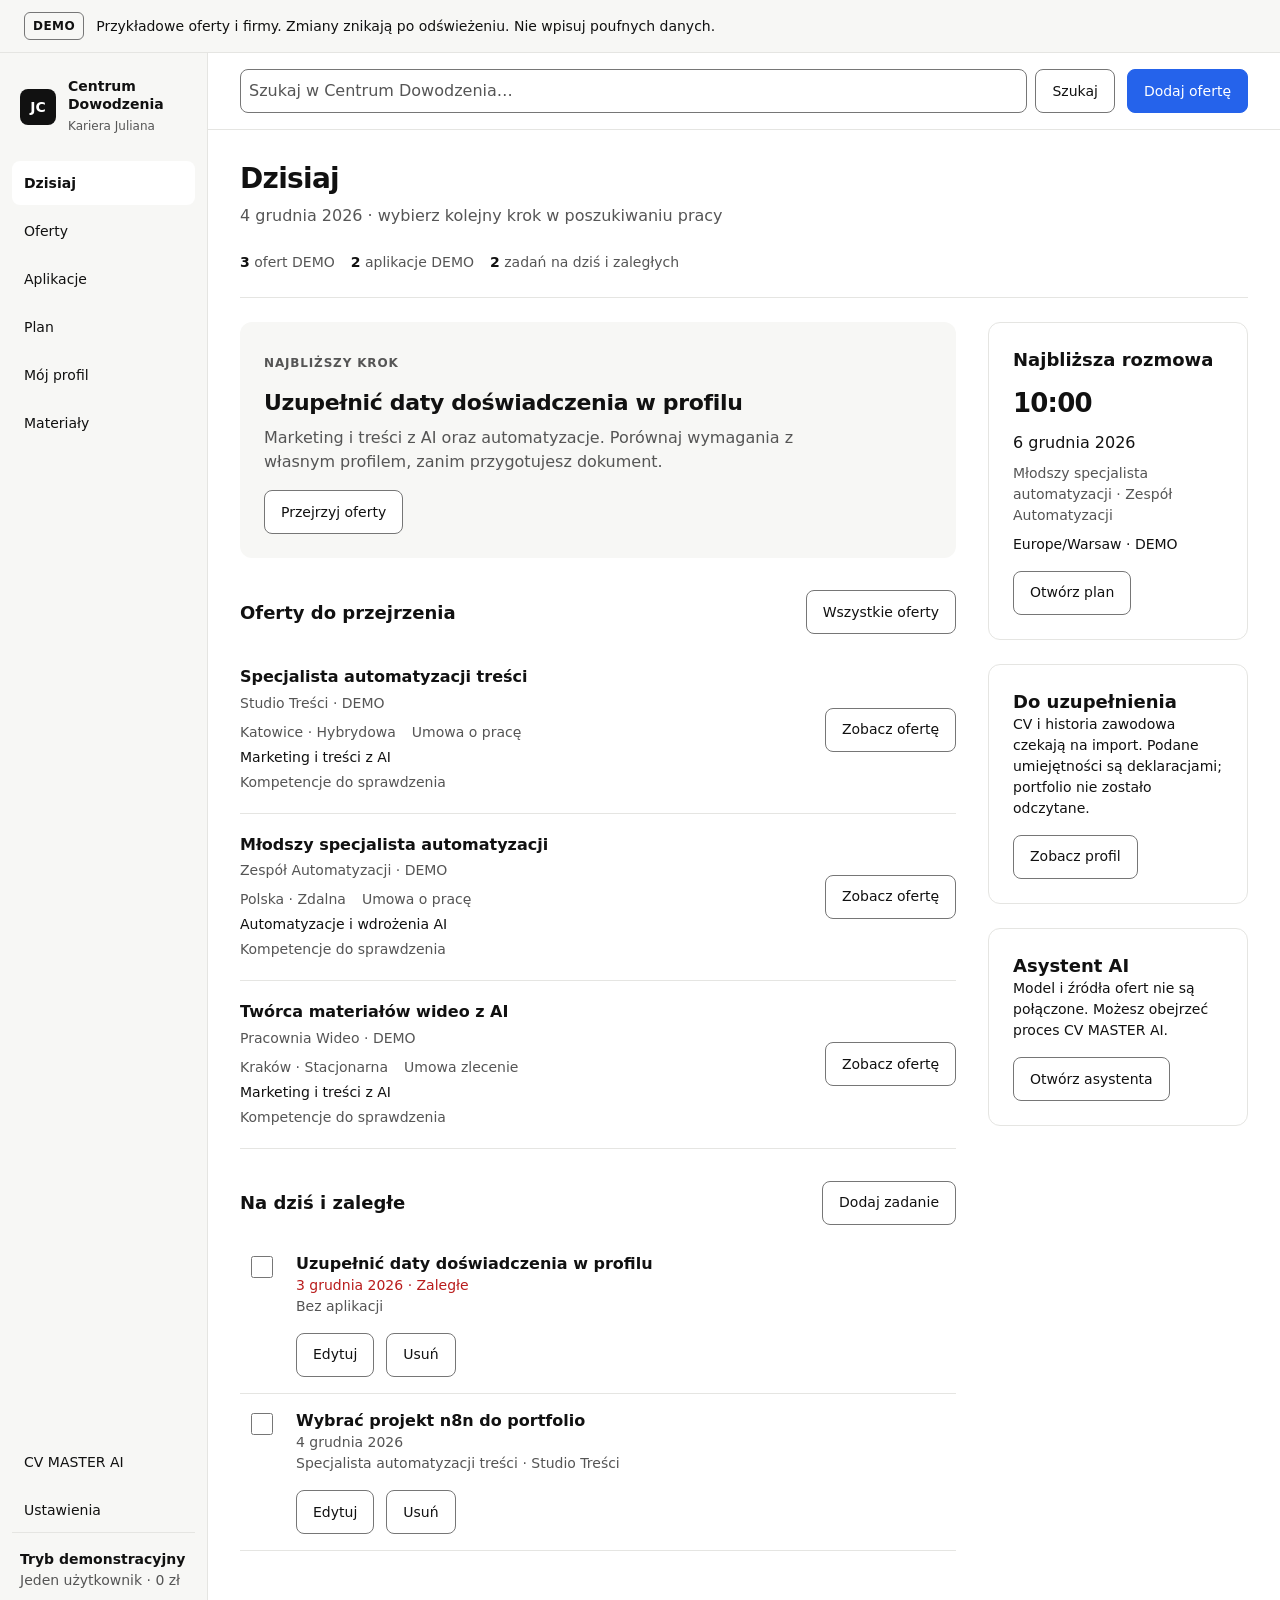
<file: prototype/index.html>
<!doctype html>
<html lang="pl">
<head>
  <meta charset="utf-8">
  <meta name="viewport" content="width=device-width, initial-scale=1">
  <title>Centrum Dowodzenia — Kariera · DEMO</title>
  <link rel="stylesheet" href="styles.css">
  <script src="model.js" defer></script>
  <script src="app.js" defer></script>
</head>
<body>
<div id="app">
  <a class="skip" href="#main">Przejdź do treści</a>
  <div class="demo-banner"><span class="cd-demo">DEMO</span><span>Przykładowe oferty i firmy. Zmiany znikają po odświeżeniu. Nie wpisuj poufnych danych.</span></div>
  <div class="cd-shell">
    <aside class="cd-sidebar" id="sidebar">
      <div class="cd-brand"><div class="cd-monogram" aria-hidden="true">JC</div><div><strong>Centrum Dowodzenia</strong><span>Kariera Juliana</span></div></div>
      <nav class="cd-nav" aria-label="Moduły">
        <button type="button" data-screen="today" aria-current="page">Dzisiaj</button>
        <button type="button" data-screen="offers">Oferty</button>
        <button type="button" data-screen="applications">Aplikacje</button>
        <button type="button" data-screen="plan">Plan</button>
        <button type="button" data-screen="profile">Mój profil</button>
        <button type="button" data-screen="materials">Materiały</button>
      </nav>
      <div class="cd-side-end"><nav class="cd-nav" aria-label="Asystent i ustawienia"><button type="button" data-screen="assistant">CV MASTER AI</button><button type="button" data-screen="settings">Ustawienia</button></nav><div class="cd-person cd-small"><strong>Tryb demonstracyjny</strong><p class="cd-muted">Jeden użytkownik · 0 zł</p></div></div>
    </aside>
    <div class="cd-workspace">
      <header class="cd-topbar">
        <button class="cd-button cd-menu" type="button" id="menu" aria-expanded="false" aria-controls="sidebar">Menu</button>
        <form class="cd-search" id="search-form" role="search"><label class="sr-only" for="search">Szukaj ofert, aplikacji, zadań, notatek i materiałów</label><input id="search" type="search" placeholder="Szukaj w Centrum Dowodzenia…" maxlength="200"><button class="cd-button" type="submit">Szukaj</button></form>
        <button class="cd-button cd-primary" type="button" data-action="add-offer">Dodaj ofertę</button>
      </header>
      <p id="notice" class="toast" role="status" aria-live="polite" hidden></p>
      <main class="cd-main" id="main" tabindex="-1"></main>
    </div>
  </div>
  <dialog id="dialog" aria-labelledby="dialog-title"><div id="dialog-body"></div></dialog>
</div>
</body>
</html>
</file>
<file: prototype/styles.css>
#app {
      --career-bg: #ffffff; --career-surface: #f7f7f5; --career-soft: #f0f2f5;
      --career-text: #111111; --career-muted: #555555; --career-line: #e5e5e2;
      --career-control-line: #767676; --career-accent: #2563eb; --career-accent-soft: #edf3ff;
      --career-success: #166534; --career-warning: #92400e; --career-danger: #b91c1c;
      --career-sm: 6px; --career-md: 8px; --career-lg: 12px;
      --career-1: 4px; --career-2: 8px; --career-3: 12px; --career-4: 16px;
      --career-6: 24px; --career-8: 32px; --career-12: 48px;
      --career-row: 20px; --career-font: "Segoe UI", system-ui, sans-serif;
      font: 400 16px/1.5 var(--career-font); color: var(--career-text); color-scheme: light;
      width: 100%; text-align: left;
    }
    #app *, #app *::before, #app *::after { box-sizing: border-box; }
    #app [hidden] { display: none !important; }
    #app button, #app input, #app select, #app textarea { font: inherit; }
    #app button { color: inherit; transition: background 150ms ease, border-color 150ms ease; }
    #app button:disabled { cursor: not-allowed; }
    #app :is(button,input,select,textarea):focus-visible { outline: 2px solid var(--career-accent); outline-offset: 3px; }
    #app h1, #app h2, #app h3, #app p { margin: 0; }
    #app h1 { font-size: 1.75rem; font-weight: 600; line-height: 1.2; letter-spacing: -.025em; }
    #app h2 { font-size: 1.125rem; font-weight: 600; line-height: 1.4; }
    #app h3 { font-size: 1rem; font-weight: 600; line-height: 1.4; }
    #app .cd-muted { color: var(--career-muted); }
    #app .cd-small { font-size: .875rem; line-height: 1.5; }
    #app .cd-kicker { font-size: .75rem; letter-spacing: .07em; text-transform: uppercase; color: var(--career-muted); font-weight: 600; }
    #app .cd-preview { display: flex; flex-wrap: wrap; align-items: center; gap: var(--career-3); padding: var(--career-3) 110px var(--career-3) 0; margin-bottom: var(--career-3); }
    #app .cd-preview-label { display: flex; align-items: center; gap: var(--career-2); font-size: .875rem; }
    #app .cd-preview select { background: var(--career-bg); color: var(--career-text); border: 1px solid var(--career-control-line); border-radius: var(--career-md); min-height: 44px; padding: var(--career-2) var(--career-3); max-width: 100%; }
    #app .cd-demo { border: 1px solid var(--career-control-line); border-radius: var(--career-sm); padding: var(--career-1) var(--career-2); font-size: .75rem; font-weight: 600; letter-spacing: .04em; white-space: nowrap; }
    #app .cd-window { background: var(--career-bg); border: 1px solid var(--career-line); border-radius: var(--career-lg); overflow: clip; }
    #app .cd-shell { display: grid; grid-template-columns: 208px minmax(0,1fr); }
    #app .cd-sidebar { background: var(--career-surface); border-right: 1px solid var(--career-line); padding: var(--career-6) var(--career-3); display: flex; flex-direction: column; gap: var(--career-6); }
    #app .cd-brand { display: flex; gap: var(--career-3); align-items: center; padding: 0 var(--career-2); }
    #app .cd-monogram { display: grid; place-items: center; width: 36px; height: 36px; background: var(--career-text); color: var(--career-bg); border-radius: var(--career-md); font-size: .875rem; font-weight: 600; flex-shrink: 0; }
    #app .cd-brand strong { display: block; font-size: .875rem; line-height: 1.3; font-weight: 600; }
    #app .cd-brand span { font-size: .75rem; color: var(--career-muted); }
    #app .cd-nav { display: flex; flex-direction: column; gap: var(--career-1); }
    #app .cd-nav button { display: flex; align-items: center; gap: var(--career-3); border: 0; border-radius: var(--career-md); background: transparent; min-height: 44px; padding: var(--career-2) var(--career-3); text-align: left; width: 100%; font-size: .875rem; }
    #app .cd-nav button:hover { background: var(--career-soft); }
    #app .cd-nav button[aria-current="page"] { background: var(--career-bg); font-weight: 600; }
    #app .cd-nav i { width: 18px; height: 18px; flex-shrink: 0; }
    #app .cd-side-end { margin-top: auto; padding-top: var(--career-12); }
    #app .cd-person { border-top: 1px solid var(--career-line); padding: var(--career-4) var(--career-2) 0; }
    #app .cd-workspace { min-width: 0; }
    #app .cd-topbar { display: flex; align-items: center; gap: var(--career-3); padding: var(--career-4) var(--career-8); border-bottom: 1px solid var(--career-line); }
    #app .cd-search { display: flex; align-items: center; gap: var(--career-2); flex: 1; min-width: 0; }
    #app .cd-search input { min-width: 0; width: 100%; min-height: 44px; border: 0; background: transparent; color: var(--career-muted); padding: var(--career-2); }
    #app .cd-search input::placeholder { color: var(--career-muted); opacity: 1; }
    #app .cd-local { white-space: nowrap; color: var(--career-muted); font-size: .75rem; }
    #app .cd-button { display: inline-flex; justify-content: center; align-items: center; gap: var(--career-2); min-height: 44px; border: 1px solid var(--career-control-line); border-radius: var(--career-md); background: var(--career-bg); padding: var(--career-2) var(--career-4); font-size: .875rem; font-weight: 500; text-align: center; }
    #app .cd-button:hover { background: var(--career-surface); }
    #app .cd-button.cd-primary { background: var(--career-accent); color: var(--career-bg); border-color: var(--career-accent); }
    #app .cd-button.cd-primary:hover { filter: brightness(.94); }
    #app .cd-button:disabled { background: var(--career-surface); color: var(--career-muted); border-color: var(--career-line); filter: none; }
    #app .cd-link { background: transparent; border: 0; padding: var(--career-2) 0; min-height: 44px; text-decoration: underline; text-underline-offset: 3px; font-size: .875rem; }
    #app .cd-menu { display: none; }
    #app .cd-main { padding: var(--career-8); min-height: 700px; }
    #app .cd-heading { display: flex; justify-content: space-between; align-items: flex-start; flex-wrap: wrap; gap: var(--career-4); margin-bottom: var(--career-6); }
    #app .cd-heading p { margin-top: var(--career-2); color: var(--career-muted); }
    #app .cd-summary { display: flex; flex-wrap: wrap; gap: var(--career-4); padding: 0 0 var(--career-6); border-bottom: 1px solid var(--career-line); margin-bottom: var(--career-6); font-size: .875rem; color: var(--career-muted); }
    #app .cd-summary strong { font-weight: 600; color: var(--career-text); }
    #app .cd-columns { display: grid; grid-template-columns: minmax(0,1fr) 260px; gap: var(--career-8); }
    #app .cd-section { margin-bottom: var(--career-8); min-width: 0; }
    #app .cd-section-head { display: flex; justify-content: space-between; align-items: center; flex-wrap: wrap; gap: var(--career-2); margin-bottom: var(--career-3); }
    #app .cd-priority { background: var(--career-surface); padding: var(--career-6); border-radius: var(--career-lg); margin-bottom: var(--career-8); }
    #app .cd-priority h2 { margin-top: var(--career-2); font-size: 1.375rem; letter-spacing: -.015em; }
    #app .cd-priority p { margin: var(--career-2) 0 var(--career-4); color: var(--career-muted); max-width: 56ch; }
    #app .cd-offer { display: grid; grid-template-columns: minmax(0,1fr) auto; gap: var(--career-3); padding: var(--career-row) 0; border-bottom: 1px solid var(--career-line); }
    #app .cd-offer:first-child { padding-top: var(--career-2); }
    #app .cd-offer p { margin-top: var(--career-1); }
    #app .cd-offer button { align-self: center; }
    #app .cd-meta { display: flex; flex-wrap: wrap; gap: var(--career-2) var(--career-4); margin-top: var(--career-2); color: var(--career-muted); font-size: .875rem; }
    #app .cd-fit { display: inline-flex; align-items: center; gap: var(--career-2); color: var(--career-success); font-size: .875rem; }
    #app .cd-fit::before { content: "✓"; font-weight: 600; }
    #app .cd-fit.cd-partial { color: var(--career-warning); }
    #app .cd-fit.cd-partial::before { content: "◐"; }
    #app .cd-fit.cd-unknown { color: var(--career-muted); }
    #app .cd-fit.cd-unknown::before { content: "?"; }
    #app .cd-side-panel { border: 1px solid var(--career-line); border-radius: var(--career-lg); padding: var(--career-6); margin-bottom: var(--career-6); }
    #app .cd-time { font-size: 1.625rem; font-weight: 600; letter-spacing: -.03em; margin: var(--career-3) 0 var(--career-1); }
    #app .cd-side-panel h3 { margin-top: var(--career-3); }
    #app .cd-side-panel p + p { margin-top: var(--career-2); }
    #app .cd-rule { border-top: 1px solid var(--career-line); padding-top: var(--career-4); margin-top: var(--career-4); }
    #app .cd-task { display: flex; gap: var(--career-3); padding: var(--career-3) 0; border-bottom: 1px solid var(--career-line); }
    #app .cd-task-symbol { flex-shrink: 0; width: 16px; height: 16px; border: 1px solid var(--career-control-line); border-radius: 50%; margin-top: 5px; }
    #app .cd-task p + p { margin-top: var(--career-1); }
    #app .cd-notice { padding: var(--career-4); border: 1px solid var(--career-line); border-left: 3px solid var(--career-control-line); border-radius: var(--career-sm); font-size: .875rem; background: var(--career-surface); margin-bottom: var(--career-6); }
    #app .cd-notice strong { display: block; margin-bottom: var(--career-1); }
    #app .cd-filters { display: flex; flex-wrap: wrap; gap: var(--career-3); margin-bottom: var(--career-6); }
    #app .cd-filters label { display: flex; flex-direction: column; gap: var(--career-1); font-size: .875rem; min-width: 150px; flex: 1; }
    #app .cd-field { background: var(--career-bg); color: var(--career-text); border: 1px solid var(--career-control-line); border-radius: var(--career-md); min-height: 44px; padding: var(--career-2) var(--career-3); width: 100%; }
    #app .cd-grid2 { display: grid; grid-template-columns: repeat(2,minmax(0,1fr)); gap: var(--career-6); }
    #app .cd-table { width: 100%; border-collapse: collapse; font-size: .875rem; }
    #app .cd-table th { text-align: left; font-weight: 500; color: var(--career-muted); padding: var(--career-3); background: var(--career-surface); }
    #app .cd-table td { padding: var(--career-4) var(--career-3); border-bottom: 1px solid var(--career-line); vertical-align: top; }
    #app .cd-table td:first-child { padding-left: 0; }
    #app .cd-tag { display: inline-block; padding: var(--career-1) var(--career-2); border: 1px solid var(--career-line); border-radius: var(--career-sm); font-size: .75rem; line-height: 1.5; }
    #app .cd-tabs { display: flex; flex-wrap: wrap; gap: var(--career-6); border-bottom: 1px solid var(--career-line); margin-bottom: var(--career-6); }
    #app .cd-tabs button { background: transparent; border: 0; border-bottom: 2px solid transparent; min-height: 44px; padding: var(--career-2) 0; font-size: .875rem; }
    #app .cd-tabs button[aria-pressed="true"] { border-color: var(--career-text); font-weight: 600; }
    #app .cd-detail { padding: var(--career-6); border: 1px solid var(--career-line); border-radius: var(--career-lg); margin-bottom: var(--career-6); }
    #app .cd-detail p { margin-top: var(--career-2); }
    #app .cd-detail dl { margin: var(--career-4) 0 0; display: grid; grid-template-columns: 140px 1fr; gap: var(--career-2) var(--career-4); font-size: .875rem; }
    #app .cd-detail dt { color: var(--career-muted); }
    #app .cd-detail dd { margin: 0; }
    #app .cd-actions { display: flex; flex-wrap: wrap; gap: var(--career-3); margin-top: var(--career-4); }
    #app .cd-timeline { margin: 0; padding: 0; list-style: none; }
    #app .cd-timeline li { border-left: 1px solid var(--career-line); padding: 0 0 var(--career-6) var(--career-6); position: relative; }
    #app .cd-timeline li::before { content: ""; position: absolute; left: -5px; top: 6px; width: 9px; height: 9px; border-radius: 50%; background: var(--career-control-line); }
    #app .cd-week { display: grid; grid-template-columns: repeat(5,minmax(0,1fr)); gap: var(--career-2); margin-bottom: var(--career-8); }
    #app .cd-day { border: 1px solid var(--career-line); border-radius: var(--career-md); padding: var(--career-3); min-height: 170px; }
    #app .cd-day strong { display: block; font-size: 1.375rem; margin-bottom: var(--career-4); }
    #app .cd-day[aria-current="date"] { border-color: var(--career-control-line); }
    #app .cd-event { background: var(--career-surface); border-left: 2px solid var(--career-control-line); padding: var(--career-2); font-size: .875rem; margin-top: var(--career-2); }
    #app .cd-checklist { padding: 0; margin: var(--career-4) 0 0; list-style: none; }
    #app .cd-checklist li { border-top: 1px solid var(--career-line); padding: var(--career-3) 0; font-size: .875rem; }
    #app .cd-steps { display: flex; flex-wrap: wrap; gap: var(--career-2); margin-bottom: var(--career-6); }
    #app .cd-steps button { background: var(--career-bg); border: 1px solid var(--career-line); border-radius: var(--career-md); padding: var(--career-2) var(--career-3); min-height: 44px; font-size: .875rem; }
    #app .cd-steps button[aria-pressed="true"] { border-color: var(--career-text); font-weight: 600; }
    #app .cd-doc-preview { background: var(--career-bg); border: 1px solid var(--career-line); padding: var(--career-8); max-width: 620px; }
    #app .cd-doc-preview p { margin-top: var(--career-4); }
    #app .cd-state { max-width: 520px; margin: var(--career-12) auto; padding: var(--career-8); text-align: center; }
    #app .cd-state h2 { margin: var(--career-4) 0 var(--career-2); font-size: 1.375rem; }
    #app .cd-state p { color: var(--career-muted); margin-bottom: var(--career-6); }
    #app .cd-state-mark { display: grid; place-items: center; margin: 0 auto; width: 48px; height: 48px; border: 1px solid var(--career-control-line); border-radius: var(--career-lg); font-size: 1.375rem; }
    #app .cd-skeleton { height: 16px; border-radius: var(--career-sm); background: var(--career-soft); margin: var(--career-4) 0; max-width: 560px; }
    #app .cd-skeleton:nth-child(2n) { max-width: 380px; }
    #app .cd-bottom { border-top: 1px solid var(--career-line); padding: var(--career-3) var(--career-8); font-size: .75rem; color: var(--career-muted); display: flex; flex-wrap: wrap; justify-content: space-between; gap: var(--career-2); }
    #app dialog { background: var(--career-bg); color: var(--career-text); border: 1px solid var(--career-control-line); border-radius: var(--career-lg); padding: var(--career-6); width: min(540px,calc(100% - 32px)); max-height: 90vh; }
    #app dialog::backdrop { background: rgb(17 17 17 / .2); }
    #app dialog label { display: block; margin-top: var(--career-4); font-size: .875rem; }
    #app dialog .cd-field { margin-top: var(--career-1); }
    #app .cd-dialog-head { display: flex; justify-content: space-between; align-items: center; gap: var(--career-4); }
    #app .cd-inline-details { margin-top: var(--career-6); }
    #app .cd-inline-details summary { min-height: 44px; padding: var(--career-2) 0; font-size: .875rem; }
    #app .cd-inline-details p { font-size: .875rem; color: var(--career-muted); margin-top: var(--career-2); }
    @media (max-width: 1120px) { #app .cd-columns { grid-template-columns: minmax(0,1fr) 225px; gap: var(--career-6); } #app .cd-shell { grid-template-columns: 180px minmax(0,1fr); } #app .cd-main { padding: var(--career-6); } #app .cd-topbar { padding: var(--career-3) var(--career-6); } }
    @media (max-width: 900px) { #app .cd-columns { grid-template-columns: 1fr; } #app .cd-aside { display: grid; grid-template-columns: 1fr 1fr; gap: var(--career-4); } #app .cd-sidebar { padding: var(--career-4) var(--career-2); } #app .cd-brand { gap: var(--career-2); } #app .cd-local { display: none; } #app .cd-week { grid-template-columns: repeat(3,minmax(0,1fr)); } }
    @media (max-width: 640px) {
      #app .cd-preview { padding-right: 0; gap: var(--career-2); } #app .cd-preview-label { width: 100%; }
      #app .cd-preview select { flex: 1; } #app .cd-shell { display: block; }
      #app .cd-sidebar { display: none; border-right: 0; border-bottom: 1px solid var(--career-line); }
      #app .cd-shell.cd-nav-open .cd-sidebar { display: flex; } #app .cd-side-end { padding-top: var(--career-4); }
      #app .cd-nav { display: grid; grid-template-columns: 1fr 1fr; gap: var(--career-2); }
      #app .cd-menu { display: inline-flex; } #app .cd-topbar { flex-wrap: wrap; padding: var(--career-3) var(--career-4); }
      #app .cd-search { flex-basis: 100%; order: 3; } #app .cd-topbar > .cd-button:last-child { margin-left: auto; }
      #app .cd-main { padding: var(--career-6) var(--career-4); min-height: 650px; }
      #app h1 { font-size: 1.5rem; } #app .cd-heading { gap: var(--career-3); }
      #app .cd-priority { padding: var(--career-4); } #app .cd-aside, #app .cd-grid2 { grid-template-columns: 1fr; }
      #app .cd-side-panel { margin-bottom: 0; } #app .cd-offer { grid-template-columns: 1fr; }
      #app .cd-offer button { justify-self: start; } #app .cd-summary { gap: var(--career-2) var(--career-4); }
      #app .cd-table, #app .cd-table tbody, #app .cd-table tr, #app .cd-table td { display: block; }
      #app .cd-table thead { display: none; } #app .cd-table tr { padding: var(--career-4) 0; border-bottom: 1px solid var(--career-line); }
      #app .cd-table td { border: 0; padding: var(--career-1) 0; } #app .cd-table td[data-label]::before { content: attr(data-label) ": "; color: var(--career-muted); }
      #app .cd-detail { padding: var(--career-4); } #app .cd-detail dl { grid-template-columns: 1fr; gap: var(--career-1); }
      #app .cd-detail dd { margin-bottom: var(--career-3); } #app .cd-week { grid-template-columns: 1fr; }
      #app .cd-day { min-height: 0; } #app .cd-day strong { display: inline; margin-left: var(--career-2); }
      #app .cd-bottom { padding: var(--career-3) var(--career-4); } #app .cd-doc-preview { padding: var(--career-4); }
      #app .cd-state { padding: var(--career-4) 0; margin: var(--career-8) auto; }
      #app .cd-actions .cd-button { max-width: 100%; }
    }
    @media (prefers-reduced-motion: reduce) { #app * { transition: none !important; animation: none !important; scroll-behavior: auto !important; } }
  
body { margin: 0; background: #fff; }
#app { min-height: 100vh; }
#app .cd-shell { min-height: calc(100vh - 62px); }
#app a { color: var(--career-accent); text-underline-offset: 3px; }
#app a.cd-button { color: var(--career-text); text-decoration: none; }
#app button, #app summary, #app select { cursor: pointer; }
#app :is(a,summary):focus-visible { outline: 2px solid var(--career-accent); outline-offset: 3px; }
#app main:focus { outline: none; }
#app .sr-only { position: absolute; width: 1px; height: 1px; margin: -1px; padding: 0; border: 0; overflow: hidden; clip-path: inset(50%); white-space: nowrap; }
#app .skip { position: absolute; left: 12px; top: -120px; background: #fff; padding: 12px; z-index: 10; }
#app .skip:focus { top: 8px; }
#app .demo-banner { background: var(--career-surface); border-bottom: 1px solid var(--career-line); padding: 12px 24px; display: flex; align-items: center; gap: 12px; font-size: 14px; }
#app .toast { margin: 16px 32px 0; padding: 12px 16px; background: var(--career-accent-soft); border-radius: 8px; font-size: 14px; }
#app .cd-search input { color: var(--career-text); border: 1px solid var(--career-control-line); border-radius: 8px; }
#app .cd-search { gap: 8px; }
#app .cd-main { min-height: 700px; }
#app .cd-field { max-width: 100%; }
#app .task-row { display: flex; gap: 12px; border-bottom: 1px solid var(--career-line); padding: 16px 0; }
#app .task-check { display: grid; place-items: start center; padding-top: 3px; min-width: 44px; min-height: 44px; flex-shrink: 0; cursor: pointer; }
#app .task-check input { width: 22px; height: 22px; margin: 0; accent-color: var(--career-accent); cursor: pointer; }
#app .task-copy { min-width: 0; }
#app .completed h3 { text-decoration: line-through; color: var(--career-muted); }
#app .late, #app .field-error { color: var(--career-danger); }
#app .field-error { font-size: 14px; margin-top: 6px; }
#app [aria-invalid=true] { border: 2px solid var(--career-danger); }
#app .preserve { white-space: pre-wrap; overflow-wrap: anywhere; }
#app :is(h1,h2,h3,dd,.long-text,.cd-small,.cd-meta) { overflow-wrap: anywhere; }
#app .spaced { margin-top: 16px; }
#app .context-label { display: block; max-width: 660px; font-size: 14px; }
#app .context-label select { margin-top: 8px; }
#app .cd-detail h3 { margin-top: 24px; }
#app .cd-detail h3:first-child { margin-top: 0; }
#app .cd-actions { align-items: center; }
#app .cd-table td:first-child strong { overflow-wrap: anywhere; }
#app dialog { width: min(620px, calc(100% - 32px)); overflow-y: auto; }
@media (max-width: 640px) {
  #app .demo-banner { padding: 12px 16px; align-items: flex-start; }
  #app .toast { margin: 16px 16px 0; }
  #app .cd-search button { padding-inline: 12px; }
  #app dialog { padding: 16px; }
}
</file>
